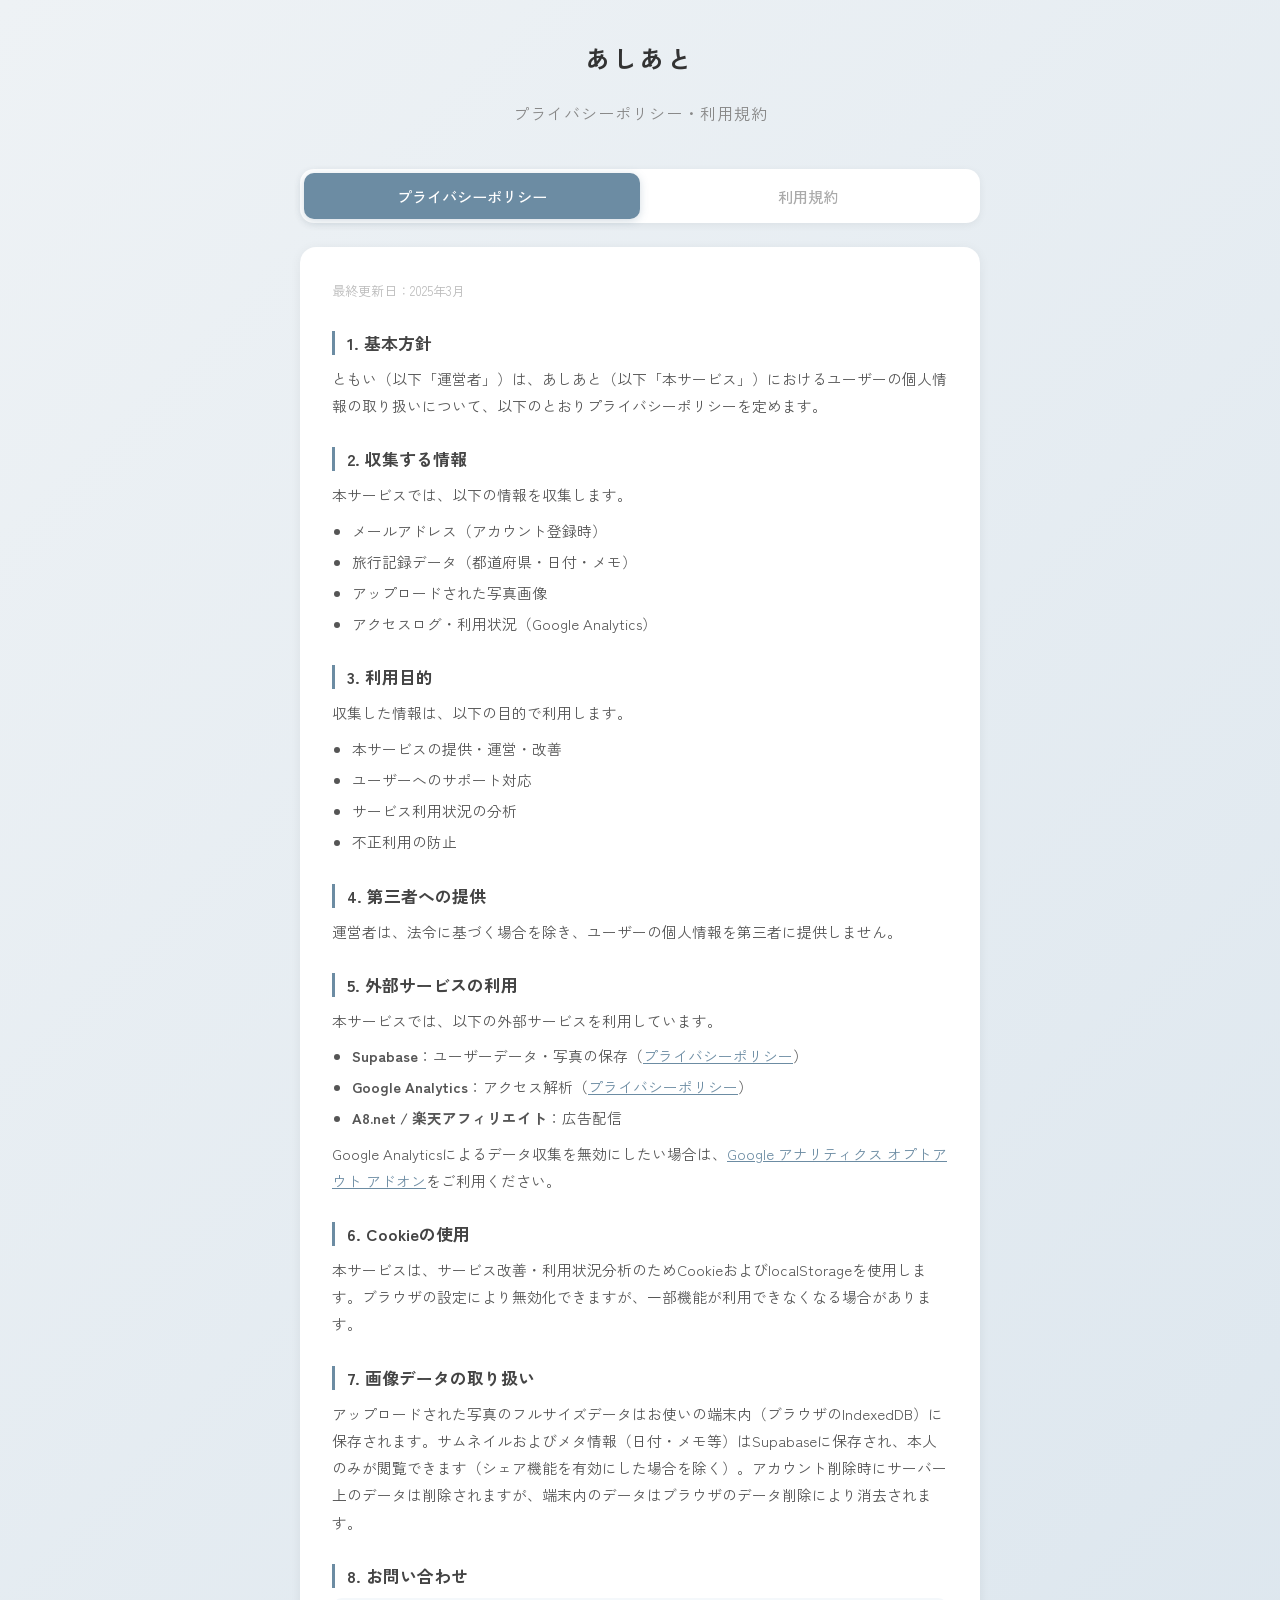
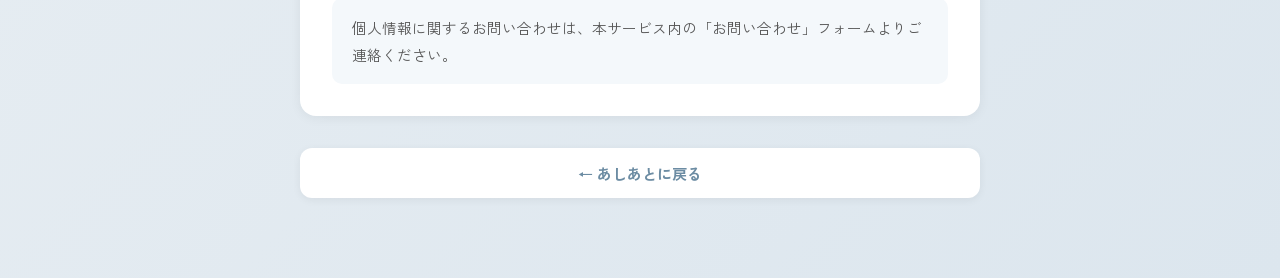
<file: privacy.html>
<!DOCTYPE html>
<html lang="ja">
<head>
    <meta charset="UTF-8">
    <meta name="viewport" content="width=device-width, initial-scale=1.0">
    <title>プライバシーポリシー・利用規約 | あしあと</title>
    <meta name="description" content="あしあとのプライバシーポリシーおよび利用規約">
    <link href="https://fonts.googleapis.com/css2?family=Zen+Kaku+Gothic+New:wght@400;500;700&display=swap" rel="stylesheet">
    <style>
        * { margin: 0; padding: 0; box-sizing: border-box; }

        body {
            font-family: 'Zen Kaku Gothic New', sans-serif;
            background: linear-gradient(135deg, #eef2f5 0%, #dce6ee 100%);
            min-height: 100vh;
            color: #333;
            padding: 40px 20px 80px;
        }

        .container {
            max-width: 680px;
            margin: 0 auto;
        }

        /* ヘッダー */
        .page-header {
            text-align: center;
            margin-bottom: 40px;
        }

        .app-logo {
            display: inline-flex;
            align-items: center;
            gap: 12px;
            text-decoration: none;
            margin-bottom: 24px;
        }

        .logo-icon {
            width: 44px;
            height: 44px;
            border-radius: 12px;
            overflow: hidden;
            box-shadow: 0 2px 8px rgba(0,0,0,0.1);
        }

        .logo-icon img {
            width: 100%;
            height: 100%;
            object-fit: cover;
            display: block;
        }

        .logo-text {
            font-size: 1.5rem;
            font-weight: 700;
            color: #333;
            letter-spacing: 3px;
        }

        .page-title {
            font-size: 1rem;
            color: #888;
            font-weight: 400;
            letter-spacing: 1px;
        }

        /* タブ */
        .tab-bar {
            display: flex;
            background: white;
            border-radius: 14px;
            padding: 4px;
            margin-bottom: 24px;
            box-shadow: 0 2px 8px rgba(0,0,0,0.06);
        }

        .tab-btn {
            flex: 1;
            padding: 12px;
            border: none;
            background: none;
            border-radius: 10px;
            font-family: inherit;
            font-size: 0.95rem;
            font-weight: 500;
            color: #aaa;
            cursor: pointer;
            transition: all 0.2s;
        }

        .tab-btn.active {
            background: #6c8ca3;
            color: white;
            box-shadow: 0 2px 8px rgba(108,140,163,0.3);
        }

        /* カード */
        .card {
            background: white;
            border-radius: 16px;
            padding: 32px;
            box-shadow: 0 2px 12px rgba(0,0,0,0.06);
            display: none;
        }

        .card.active { display: block; }

        .updated-date {
            font-size: 0.82rem;
            color: #bbb;
            margin-bottom: 28px;
        }

        h2 {
            font-size: 1.05rem;
            font-weight: 700;
            color: #444;
            margin: 28px 0 10px;
            padding-left: 12px;
            border-left: 3px solid #6c8ca3;
        }

        h2:first-of-type { margin-top: 0; }

        p {
            font-size: 0.92rem;
            line-height: 1.85;
            color: #555;
            margin-bottom: 8px;
        }

        ul {
            padding-left: 20px;
            margin-bottom: 8px;
        }

        li {
            font-size: 0.92rem;
            line-height: 1.85;
            color: #555;
            margin-bottom: 4px;
        }

        a { color: #6c8ca3; }

        .contact-box {
            background: #f4f8fb;
            border-radius: 10px;
            padding: 16px 20px;
            margin-top: 8px;
        }

        .contact-box p { margin: 0; }

        /* 戻るボタン */
        .back-btn {
            display: block;
            text-align: center;
            margin-top: 32px;
            padding: 14px;
            background: white;
            border-radius: 12px;
            box-shadow: 0 2px 8px rgba(0,0,0,0.06);
            text-decoration: none;
            color: #6c8ca3;
            font-weight: 700;
            font-size: 0.95rem;
            transition: background 0.2s;
        }

        .back-btn:hover { background: #f0f5f8; }
    </style>
</head>
<body>
    <div class="container">

        <div class="page-header">
            <a href="/index.html" class="app-logo">
                <span class="logo-text">あしあと</span>
            </a>
            <p class="page-title">プライバシーポリシー・利用規約</p>
        </div>

        <div class="tab-bar">
            <button class="tab-btn active" onclick="switchTab('privacy')">プライバシーポリシー</button>
            <button class="tab-btn" onclick="switchTab('terms')">利用規約</button>
        </div>

        <!-- プライバシーポリシー -->
        <div id="tab-privacy" class="card active">
            <p class="updated-date">最終更新日：2025年3月</p>

            <h2>1. 基本方針</h2>
            <p>ともい（以下「運営者」）は、あしあと（以下「本サービス」）におけるユーザーの個人情報の取り扱いについて、以下のとおりプライバシーポリシーを定めます。</p>

            <h2>2. 収集する情報</h2>
            <p>本サービスでは、以下の情報を収集します。</p>
            <ul>
                <li>メールアドレス（アカウント登録時）</li>
                <li>旅行記録データ（都道府県・日付・メモ）</li>
                <li>アップロードされた写真画像</li>
                <li>アクセスログ・利用状況（Google Analytics）</li>
            </ul>

            <h2>3. 利用目的</h2>
            <p>収集した情報は、以下の目的で利用します。</p>
            <ul>
                <li>本サービスの提供・運営・改善</li>
                <li>ユーザーへのサポート対応</li>
                <li>サービス利用状況の分析</li>
                <li>不正利用の防止</li>
            </ul>

            <h2>4. 第三者への提供</h2>
            <p>運営者は、法令に基づく場合を除き、ユーザーの個人情報を第三者に提供しません。</p>

            <h2>5. 外部サービスの利用</h2>
            <p>本サービスでは、以下の外部サービスを利用しています。</p>
            <ul>
                <li><strong>Supabase</strong>：ユーザーデータ・写真の保存（<a href="https://supabase.com/privacy" target="_blank">プライバシーポリシー</a>）</li>
                <li><strong>Google Analytics</strong>：アクセス解析（<a href="https://policies.google.com/privacy" target="_blank">プライバシーポリシー</a>）</li>
                <li><strong>A8.net / 楽天アフィリエイト</strong>：広告配信</li>
            </ul>
            <p>Google Analyticsによるデータ収集を無効にしたい場合は、<a href="https://tools.google.com/dlpage/gaoptout" target="_blank">Google アナリティクス オプトアウト アドオン</a>をご利用ください。</p>

            <h2>6. Cookieの使用</h2>
            <p>本サービスは、サービス改善・利用状況分析のためCookieおよびlocalStorageを使用します。ブラウザの設定により無効化できますが、一部機能が利用できなくなる場合があります。</p>

            <h2>7. 画像データの取り扱い</h2>
            <p>アップロードされた写真のフルサイズデータはお使いの端末内（ブラウザのIndexedDB）に保存されます。サムネイルおよびメタ情報（日付・メモ等）はSupabaseに保存され、本人のみが閲覧できます（シェア機能を有効にした場合を除く）。アカウント削除時にサーバー上のデータは削除されますが、端末内のデータはブラウザのデータ削除により消去されます。</p>

            <h2>8. お問い合わせ</h2>
            <div class="contact-box">
                <p>個人情報に関するお問い合わせは、本サービス内の「お問い合わせ」フォームよりご連絡ください。</p>
            </div>
        </div>

        <!-- 利用規約 -->
        <div id="tab-terms" class="card">
            <p class="updated-date">最終更新日：2025年3月</p>

            <h2>1. 適用範囲</h2>
            <p>本利用規約は、ともいが提供する旅行記録サービス「あしあと」の利用に関する条件を定めるものです。ユーザーは本規約に同意した上でご利用ください。</p>

            <h2>2. アカウント</h2>
            <ul>
                <li>アカウント登録は無料です</li>
                <li>登録情報は正確な情報を入力してください</li>
                <li>アカウントの管理責任はユーザー本人にあります</li>
                <li>18歳未満の方は保護者の同意のもとでご利用ください</li>
            </ul>

            <h2>3. 禁止事項</h2>
            <p>以下の行為を禁止します。</p>
            <ul>
                <li>他者の著作権・肖像権を侵害するコンテンツのアップロード</li>
                <li>違法・わわいせつ・暴力的なコンテンツの投稿</li>
                <li>サービスへの不正アクセス・過度な負荷をかける行為</li>
                <li>他のユーザーへの迷惑行為</li>
                <li>本サービスの商業的な無断利用</li>
            </ul>

            <h2>4. コンテンツの権利</h2>
            <p>ユーザーがアップロードした写真・メモの著作権はユーザーに帰属します。運営者は、サービス提供に必要な範囲内でこれらを利用できるものとします。</p>

            <h2>5. サービスの変更・停止</h2>
            <p>運営者は、予告なくサービスの内容変更・一時停止・終了を行う場合があります。これによりユーザーに損害が生じた場合も、運営者は責任を負いません。</p>

            <h2>6. 免責事項</h2>
            <p>本サービスは現状有姿で提供されます。運営者はサービスの完全性・正確性・安全性を保証しません。データの損失・漏洩・サービス停止による損害について、運営者の故意または重過失によるものを除き責任を負いません。</p>

            <h2>7. 広告について</h2>
            <p>本サービスでは、旅行関連のアフィリエイト広告を表示する場合があります。広告からの購入・予約はユーザーと広告主の間の取引となり、運営者は一切関与しません。</p>

            <h2>8. 規約の変更</h2>
            <p>本規約は必要に応じて変更することがあります。重要な変更はサービス内でお知らせします。</p>

            <h2>9. お問い合わせ</h2>
            <div class="contact-box">
                <p>本規約に関するお問い合わせは、本サービス内の「お問い合わせ」フォームよりご連絡ください。</p>
            </div>
        </div>

        <a href="/index.html" class="back-btn">← あしあとに戻る</a>

    </div>

    <script>
        function switchTab(tab) {
            document.querySelectorAll('.tab-btn').forEach((btn, i) => {
                btn.classList.toggle('active', (tab === 'privacy' && i === 0) || (tab === 'terms' && i === 1));
            });
            document.getElementById('tab-privacy').classList.toggle('active', tab === 'privacy');
            document.getElementById('tab-terms').classList.toggle('active', tab === 'terms');
        }
    </script>
</body>
</html>
</file>
